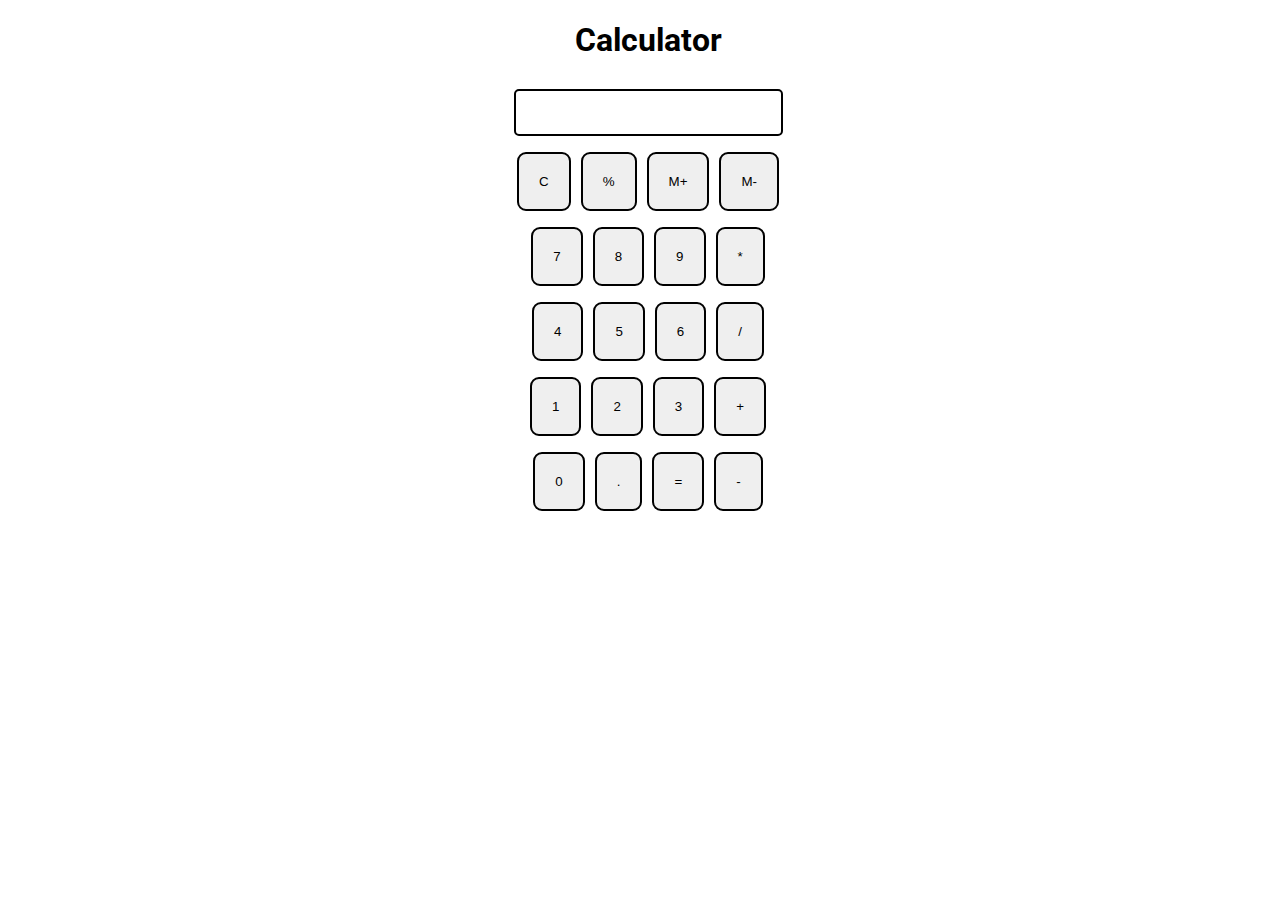
<file: calculator/index.html>
<!DOCTYPE html>
<html lang="en">
<head>
    <meta charset="UTF-8">
    <meta http-equiv="X-UA-Compatible" content="IE=edge">
    <meta name="viewport" content="width=device-width, initial-scale=1.0">
    <title>Calculator</title>
    <link rel="stylesheet" href="style.css" type="text/css">
    <link rel="stylesheet" href="utils.css" type="text/css">
</head>
<body>
    <h1 class="text-center">Calculator</h1>
    <div class="container flex flex-col items-center mx-auto m-w-20">
        <div class="row">
            <input type="text" class="row-input" />
        </div>
        <div class="row">
            <button class="button">C</button>
            <button class="button">%</button>
            <button class="button">M+</button>
            <button class="button">M-</button>
        </div>
        <div class="row">
            <button class="button">7</button>
            <button class="button">8</button>
            <button class="button">9</button>
            <button class="button">*</button>
        </div>
       
        <div class="row">
            <button class="button">4</button>
            <button class="button">5</button>
            <button class="button">6</button>
            <button class="button">/</button>
        </div>
        <div class="row">
            <button class="button">1</button>
            <button class="button">2</button>
            <button class="button">3</button>
            <button class="button">+</button>
        </div>
        <div class="row">
            <button class="button">0</button>
            <button class="button">.</button>
            <button class="button">=</button>
            <button class="button">-</button>
        </div>
    </div>
    <script src="script.js"></script>
</body>
</html>
</file>
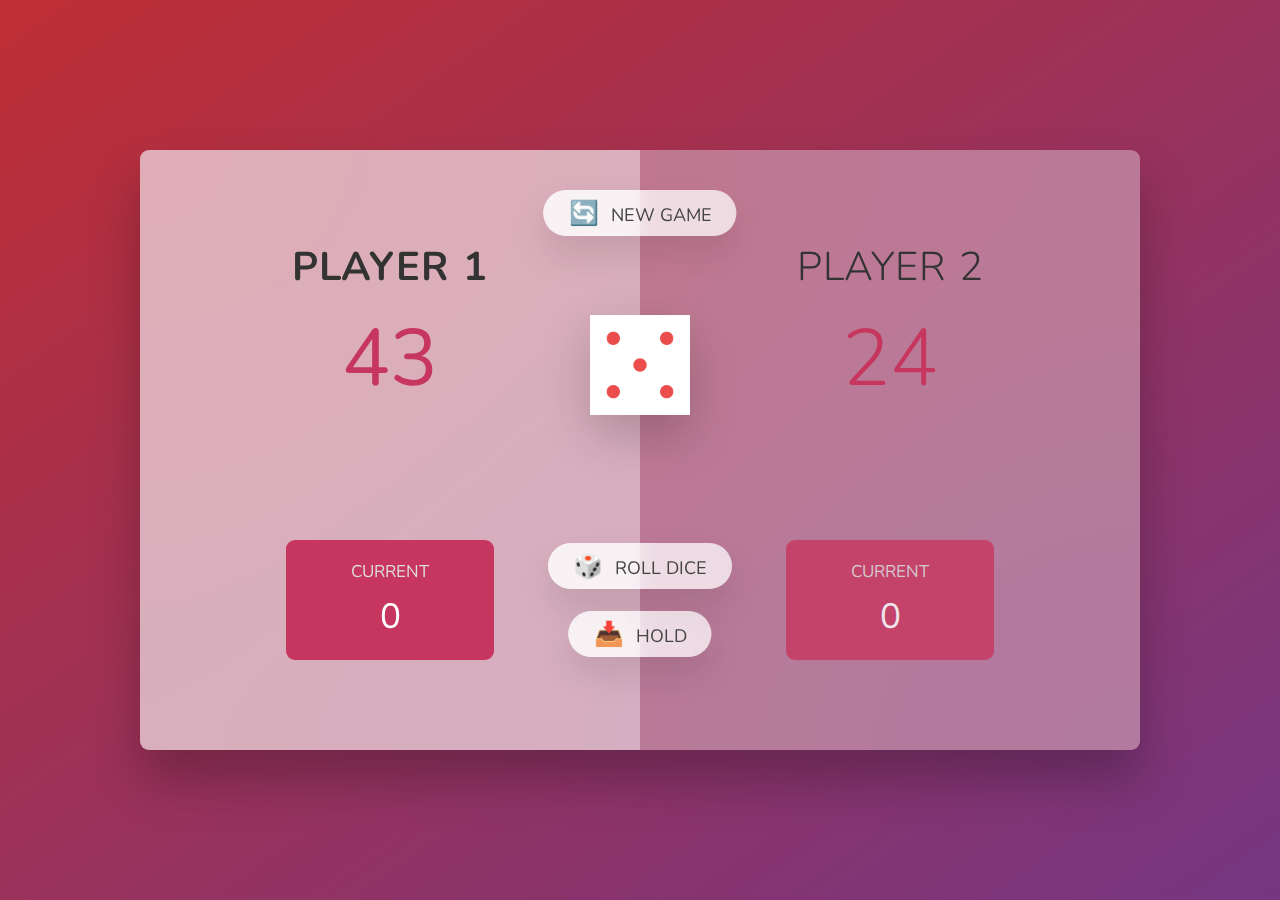
<file: Dice Game/index.html>
<!DOCTYPE html>
<html lang="en">
  <head>
    <meta charset="UTF-8" />
    <meta name="viewport" content="width=device-width, initial-scale=1.0" />
    <meta http-equiv="X-UA-Compatible" content="ie=edge" />
    <link rel="stylesheet" href="style.css" />
    <title>Pig Game</title>
  </head>
  <body>
    <main>
      <section class="player player--0 player--active">
        <h2 class="name" id="name--0">Player 1</h2>
        <p class="score" id="score--0">43</p>
        <div class="current">
          <p class="current-label">Current</p>
          <p class="current-score" id="current--0">0</p>
        </div>
      </section>
      <section class="player player--1">
        <h2 class="name" id="name--1">Player 2</h2>
        <p class="score" id="score--1">24</p>
        <div class="current">
          <p class="current-label">Current</p>
          <p class="current-score" id="current--1">0</p>
        </div>
      </section>

      <img src="dice-5.png" alt="Playing dice" class="dice" />
      <button class="btn btn--new">🔄 New game</button>
      <button class="btn btn--roll">🎲 Roll dice</button>
      <button class="btn btn--hold">📥 Hold</button>
    </main>
    <script src="script.js"></script>
  </body>
</html>
</file>
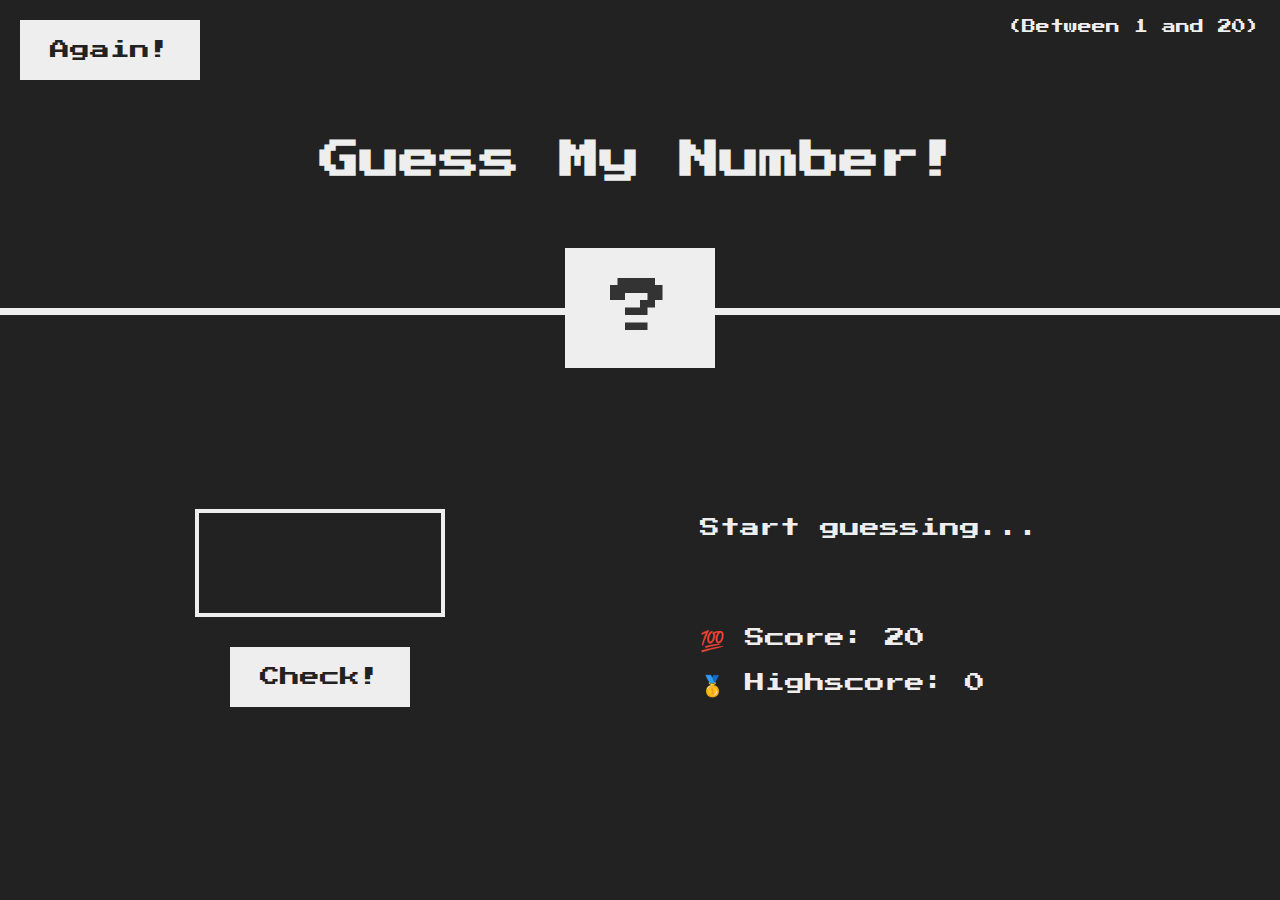
<file: guess my number/index.html>
<!DOCTYPE html>
<html lang="en">
  <head>
    <meta charset="UTF-8" />
    <meta name="viewport" content="width=device-width, initial-scale=1.0" />
    <meta http-equiv="X-UA-Compatible" content="ie=edge" />
    <link rel="stylesheet" href="style.css" />
    <title>Guess My Number!</title>
  </head>
  <body>
    <header>
      <h1>Guess My Number!</h1>
      <p class="between">(Between 1 and 20)</p>
      <button class="btn again">Again!</button>
      <div class="number">?</div>
    </header>
    <main>
      <section class="left">
        <input type="number" class="guess" />
        <button class="btn check">Check!</button>
      </section>
      <section class="right">
        <p class="message">Start guessing...</p>
        <p class="label-score">💯 Score: <span class="score">20</span></p>
        <p class="label-highscore">
          🥇 Highscore: <span class="highscore">0</span>
        </p>
      </section>
    </main>
    <script src="script.js"></script>
  </body>
</html>
</file>
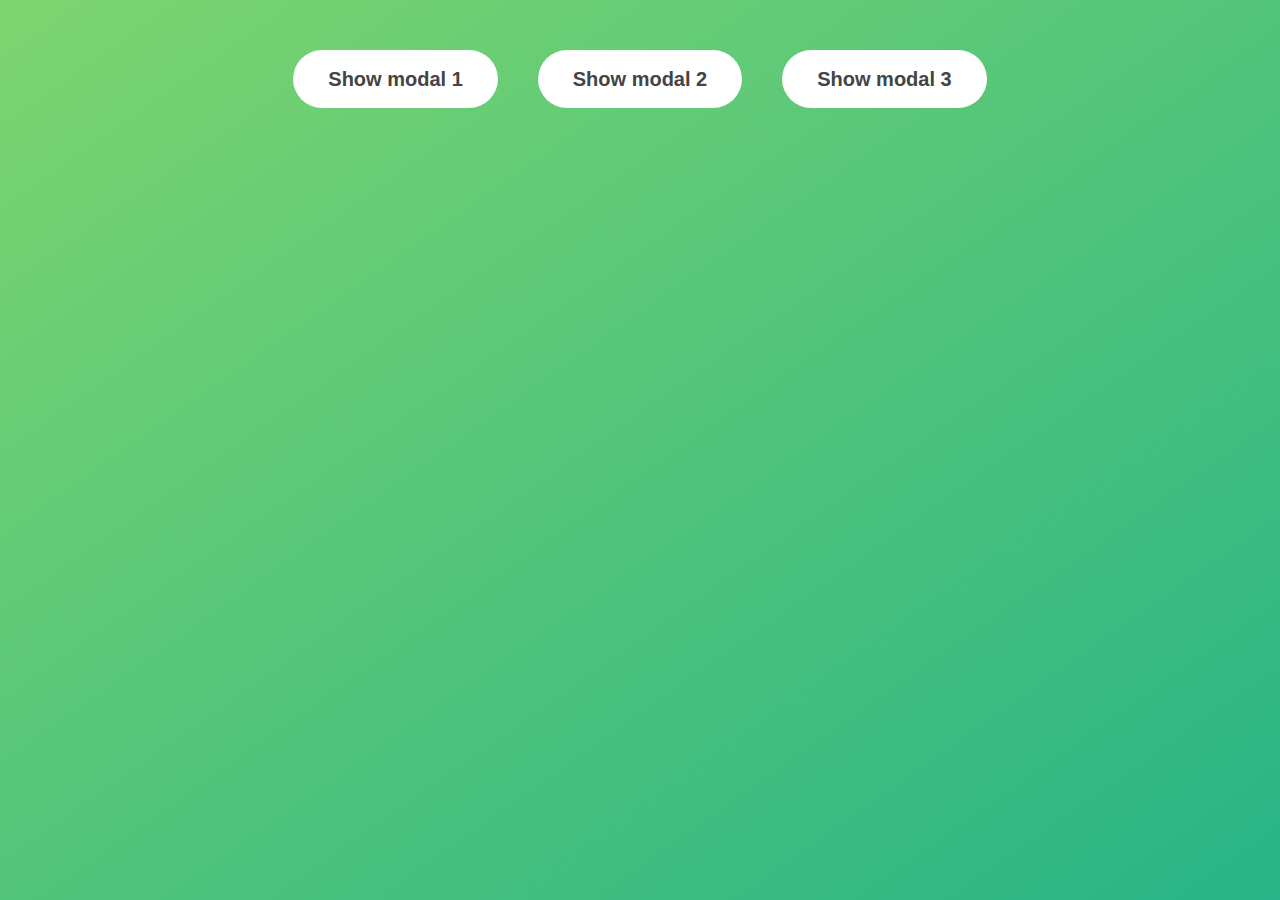
<file: Modal Window/index.html>
<!DOCTYPE html>
<html lang="en">
  <head>
    <meta charset="UTF-8" />
    <meta name="viewport" content="width=device-width, initial-scale=1.0" />
    <meta http-equiv="X-UA-Compatible" content="ie=edge" />
    <link rel="stylesheet" href="style.css" />
    <title>Modal window</title>
  </head>
  <body>
    <button class="show-modal">Show modal 1</button>
    <button class="show-modal">Show modal 2</button>
    <button class="show-modal">Show modal 3</button>

    <div class="modal hidden">
      <button class="close-modal">&times;</button>
      <h1>I'm a modal window 😍</h1>
      <p>
        Lorem ipsum dolor sit amet, consectetur adipisicing elit, sed do eiusmod
        tempor incididunt ut labore et dolore magna aliqua. Ut enim ad minim
        veniam, quis nostrud exercitation ullamco laboris nisi ut aliquip ex ea
        commodo consequat. Duis aute irure dolor in reprehenderit in voluptate
        velit esse cillum dolore eu fugiat nulla pariatur. Excepteur sint
        occaecat cupidatat non proident, sunt in culpa qui officia deserunt
        mollit anim id est laborum.
      </p>
    </div>
    <div class="overlay hidden"></div>

    <script src="script.js"></script>
  </body>
</html>
</file>
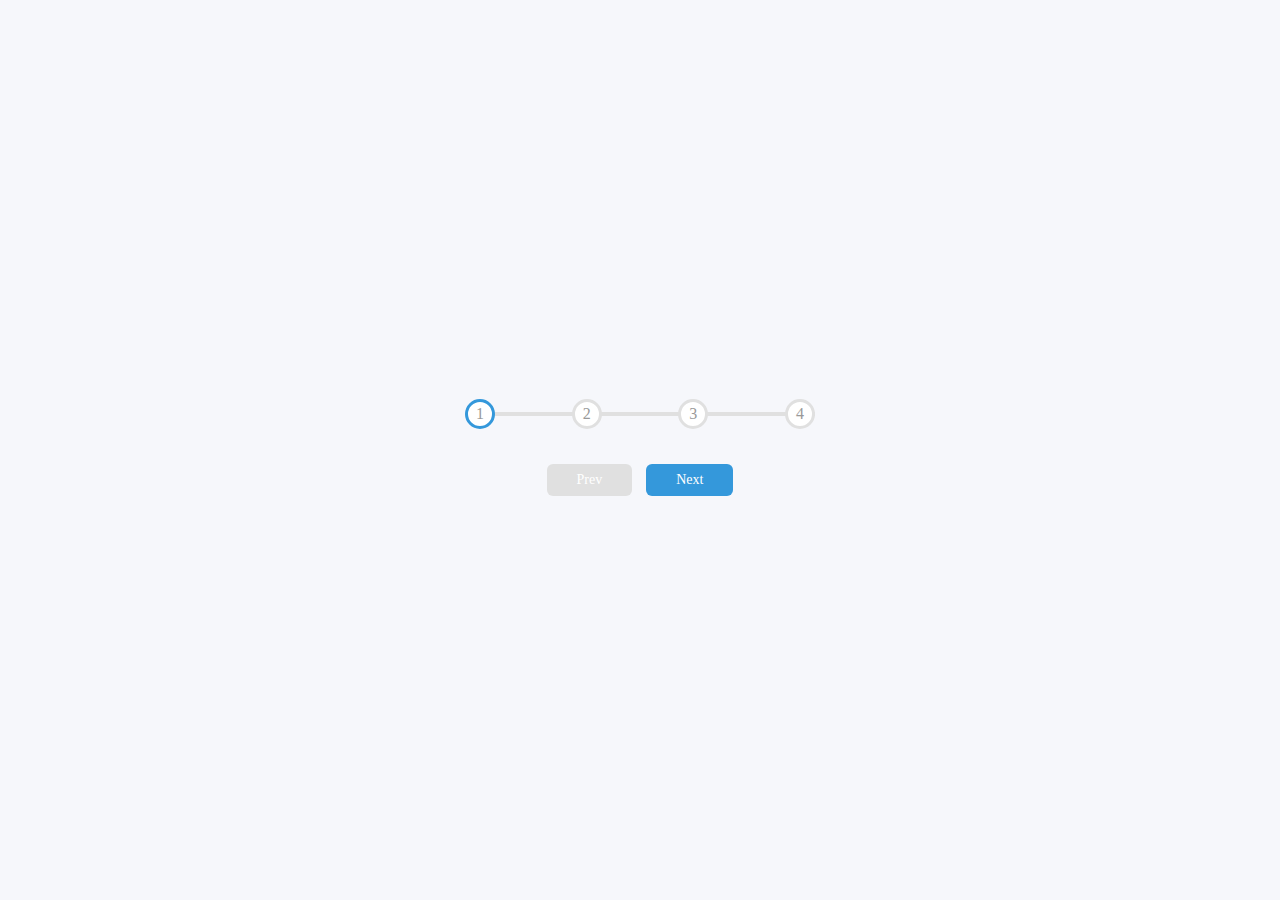
<file: Progress Steps/index.html>
<!DOCTYPE html>
<html lang="en">
  <head>
    <meta charset="UTF-8" />
    <meta http-equiv="X-UA-Compatible" content="IE=edge" />
    <meta name="viewport" content="width=device-width, initial-scale=1.0" />
    <link rel="stylesheet" href="style.css" />
    <title>Progress Steps</title>
  </head>
  <body>
    <div class="container">
      <div class="progress-container">
        <div class="progress" id="progress"></div>
        <div class="circle active">1</div>
        <div class="circle">2</div>
        <div class="circle">3</div>
        <div class="circle">4</div>
      </div>
      <button class="btn" id="prev" disabled>Prev</button>
      <button class="btn" id="next">Next</button>
    </div>
    <script src="main.js"></script>
  </body>
</html>
</file>
<file: calculator/style.css>
@import url('https://fonts.googleapis.com/css2?family=Roboto:wght@300&display=swap');

html, body {
    height: 100%;
    width: 100%;
    font-family: 'Roboto', sans-serif;
}

.button {
    padding: 20px;
    margin: 0 3px;
    border: 2px solid black;
    border-radius: 9px;
    cursor: pointer;
}

.row {
    margin: 8px 0;
}

.row-input {
    font-size: 20px;
    margin: 0;
    padding: 10px 0px;
    border: 2px solid black;
    border-radius: 5px;
}
</file>
<file: calculator/utils.css>
.text-center {
    text-align: center;
}

.bg-red{
    background: red;
}

.mx-auto {
    margin:auto;
}

.flex {
display: flex;
}

.flex-col {
    flex-direction: column;
}

.items-center{
    align-items: center;
}
</file>
<file: Dice Game/style.css>
@import url('https://fonts.googleapis.com/css2?family=Nunito&display=swap');

* {
  margin: 0;
  padding: 0;
  box-sizing: inherit;
}

html {
  font-size: 62.5%;
  box-sizing: border-box;
}

body {
  font-family: 'Nunito', sans-serif;
  font-weight: 400;
  height: 100vh;
  color: #333;
  background-image: linear-gradient(to top left, #753682 0%, #bf2e34 100%);
  display: flex;
  align-items: center;
  justify-content: center;
}

/* LAYOUT */
main {
  position: relative;
  width: 100rem;
  height: 60rem;
  background-color: rgba(255, 255, 255, 0.35);
  backdrop-filter: blur(200px);
  filter: blur();
  box-shadow: 0 3rem 5rem rgba(0, 0, 0, 0.25);
  border-radius: 9px;
  overflow: hidden;
  display: flex;
}

.player {
  flex: 50%;
  padding: 9rem;
  display: flex;
  flex-direction: column;
  align-items: center;
  transition: all 0.75s;
}

/* ELEMENTS */
.name {
  position: relative;
  font-size: 4rem;
  text-transform: uppercase;
  letter-spacing: 1px;
  word-spacing: 2px;
  font-weight: 300;
  margin-bottom: 1rem;
}

.score {
  font-size: 8rem;
  font-weight: 300;
  color: #c7365f;
  margin-bottom: auto;
}

.player--active {
  background-color: rgba(255, 255, 255, 0.4);
}
.player--active .name {
  font-weight: 700;
}
.player--active .score {
  font-weight: 400;
}

.player--active .current {
  opacity: 1;
}

.current {
  background-color: #c7365f;
  opacity: 0.8;
  border-radius: 9px;
  color: #fff;
  width: 65%;
  padding: 2rem;
  text-align: center;
  transition: all 0.75s;
}

.current-label {
  text-transform: uppercase;
  margin-bottom: 1rem;
  font-size: 1.7rem;
  color: #ddd;
}

.current-score {
  font-size: 3.5rem;
}

/* ABSOLUTE POSITIONED ELEMENTS */
.btn {
  position: absolute;
  left: 50%;
  transform: translateX(-50%);
  color: #444;
  background: none;
  border: none;
  font-family: inherit;
  font-size: 1.8rem;
  text-transform: uppercase;
  cursor: pointer;
  font-weight: 400;
  transition: all 0.2s;

  background-color: white;
  background-color: rgba(255, 255, 255, 0.6);
  backdrop-filter: blur(10px);

  padding: 0.7rem 2.5rem;
  border-radius: 50rem;
  box-shadow: 0 1.75rem 3.5rem rgba(0, 0, 0, 0.1);
}

.btn::first-letter {
  font-size: 2.4rem;
  display: inline-block;
  margin-right: 0.7rem;
}

.btn--new {
  top: 4rem;
}
.btn--roll {
  top: 39.3rem;
}
.btn--hold {
  top: 46.1rem;
}

.btn:active {
  transform: translate(-50%, 3px);
  box-shadow: 0 1rem 2rem rgba(0, 0, 0, 0.15);
}

.btn:focus {
  outline: none;
}

.dice {
  position: absolute;
  left: 50%;
  top: 16.5rem;
  transform: translateX(-50%);
  height: 10rem;
  box-shadow: 0 2rem 5rem rgba(0, 0, 0, 0.2);
}

.player--winner {
  background-color: #2f2f2f;
}

.player--winner .name {
  font-weight: 700;
  color: #c7365f;
}

.hidden {
  display: none;
}
</file>
<file: guess my number/style.css>
@import url('https://fonts.googleapis.com/css?family=Press+Start+2P&display=swap');

* {
  margin: 0;
  padding: 0;
  box-sizing: inherit;
}

html {
  font-size: 62.5%;
  box-sizing: border-box;
}

body {
  font-family: 'Press Start 2P', sans-serif;
  color: #eee;
  background-color: #222;
  /* background-color: #60b347; */
}

/* LAYOUT */
header {
  position: relative;
  height: 35vh;
  border-bottom: 7px solid #eee;
}

main {
  height: 65vh;
  color: #eee;
  display: flex;
  align-items: center;
  justify-content: space-around;
}

.left {
  width: 52rem;
  display: flex;
  flex-direction: column;
  align-items: center;
}

.right {
  width: 52rem;
  font-size: 2rem;
}

/* ELEMENTS STYLE */
h1 {
  font-size: 4rem;
  text-align: center;
  position: absolute;
  width: 100%;
  top: 52%;
  left: 50%;
  transform: translate(-50%, -50%);
}

.number {
  background: #eee;
  color: #333;
  font-size: 6rem;
  width: 15rem;
  padding: 3rem 0rem;
  text-align: center;
  position: absolute;
  bottom: 0;
  left: 50%;
  transform: translate(-50%, 50%);
}

.between {
  font-size: 1.4rem;
  position: absolute;
  top: 2rem;
  right: 2rem;
}

.again {
  position: absolute;
  top: 2rem;
  left: 2rem;
}

.guess {
  background: none;
  border: 4px solid #eee;
  font-family: inherit;
  color: inherit;
  font-size: 5rem;
  padding: 2.5rem;
  width: 25rem;
  text-align: center;
  display: block;
  margin-bottom: 3rem;
}

.btn {
  border: none;
  background-color: #eee;
  color: #222;
  font-size: 2rem;
  font-family: inherit;
  padding: 2rem 3rem;
  cursor: pointer;
}

.btn:hover {
  background-color: #ccc;
}

.message {
  margin-bottom: 8rem;
  height: 3rem;
}

.label-score {
  margin-bottom: 2rem;
}
</file>
<file: Modal Window/style.css>
* {
  margin: 0;
  padding: 0;
  box-sizing: inherit;
}

html {
  font-size: 62.5%;
  box-sizing: border-box;
}

body {
  font-family: sans-serif;
  color: #333;
  line-height: 1.5;
  height: 100vh;
  position: relative;
  display: flex;
  align-items: flex-start;
  justify-content: center;
  background: linear-gradient(to top left, #28b487, #7dd56f);
}

.show-modal {
  font-size: 2rem;
  font-weight: 600;
  padding: 1.75rem 3.5rem;
  margin: 5rem 2rem;
  border: none;
  background-color: #fff;
  color: #444;
  border-radius: 10rem;
  cursor: pointer;
}

.close-modal {
  position: absolute;
  top: 1.2rem;
  right: 2rem;
  font-size: 5rem;
  color: #333;
  cursor: pointer;
  border: none;
  background: none;
}

h1 {
  font-size: 2.5rem;
  margin-bottom: 2rem;
}

p {
  font-size: 1.8rem;
}

/* -------------------------- */
/* CLASSES TO MAKE MODAL WORK */
.hidden {
  display: none;
}

.modal {
  position: absolute;
  top: 50%;
  left: 50%;
  transform: translate(-50%, -50%);
  width: 70%;

  background-color: white;
  padding: 6rem;
  border-radius: 5px;
  box-shadow: 0 3rem 5rem rgba(0, 0, 0, 0.3);
  z-index: 10;
}

.overlay {
  position: absolute;
  top: 0;
  left: 0;
  width: 100%;
  height: 100%;
  background-color: rgba(0, 0, 0, 0.6);
  backdrop-filter: blur(3px);
  z-index: 5;
}
</file>
<file: Progress Steps/style.css>
:root {
  --line-border-fill: #3498db;
  --line-border-empty: #e0e0e0;
}

* {
  box-sizing: border-box;
}
body {
  background-color: #f6f7fb;
  font-size: sans-serif;
  display: flex;
  align-items: center;
  justify-content: center;
  height: 100vh;
  overflow: hidden;
  margin: 0;
}

.container {
  text-align: center;
}

.progress-container {
  display: flex;
  justify-content: space-between;
  position: relative;
  margin-bottom: 30px;
  max-width: 100%;
  width: 350px;
}

.progress-container::before {
  content: "";
  background-color: var(--line-border-empty);
  position: absolute;
  top: 50%;
  left: 0;
  transform: translateY(-50%);
  height: 4px;
  width: 100%;
  z-index: -1;
}

.progress {
  background-color: var(--line-border-fill);
  position: absolute;
  top: 50%;
  left: 0;
  transform: translateY(-50%);
  height: 4px;
  width: 0%;
  z-index: -1;
  transition: 0.4 ease;
}

.circle {
  background-color: #fff;
  color: #999;
  border-radius: 50%;
  height: 30px;
  width: 30px;
  display: flex;
  align-items: center;
  justify-content: center;
  border: 3px solid var(--line-border-empty);
  transition: 0.4 ease;
}

.circle.active {
  border-color: #3498db;
}

.btn {
  background-color: var(--line-border-fill);
  color: #fff;
  border: 0;
  border-radius: 6px;
  cursor: pointer;
  font-family: inherit;
  padding: 8px 30px;
  margin: 5px;
  font-size: 14px;
}

.btn:active {
  transform: scale(0.98);
}

.btn:focus {
  outline: 0;
}

.btn:disabled {
  background-color: var(--line-border-empty);
  cursor: not-allowed;
}
</file>
